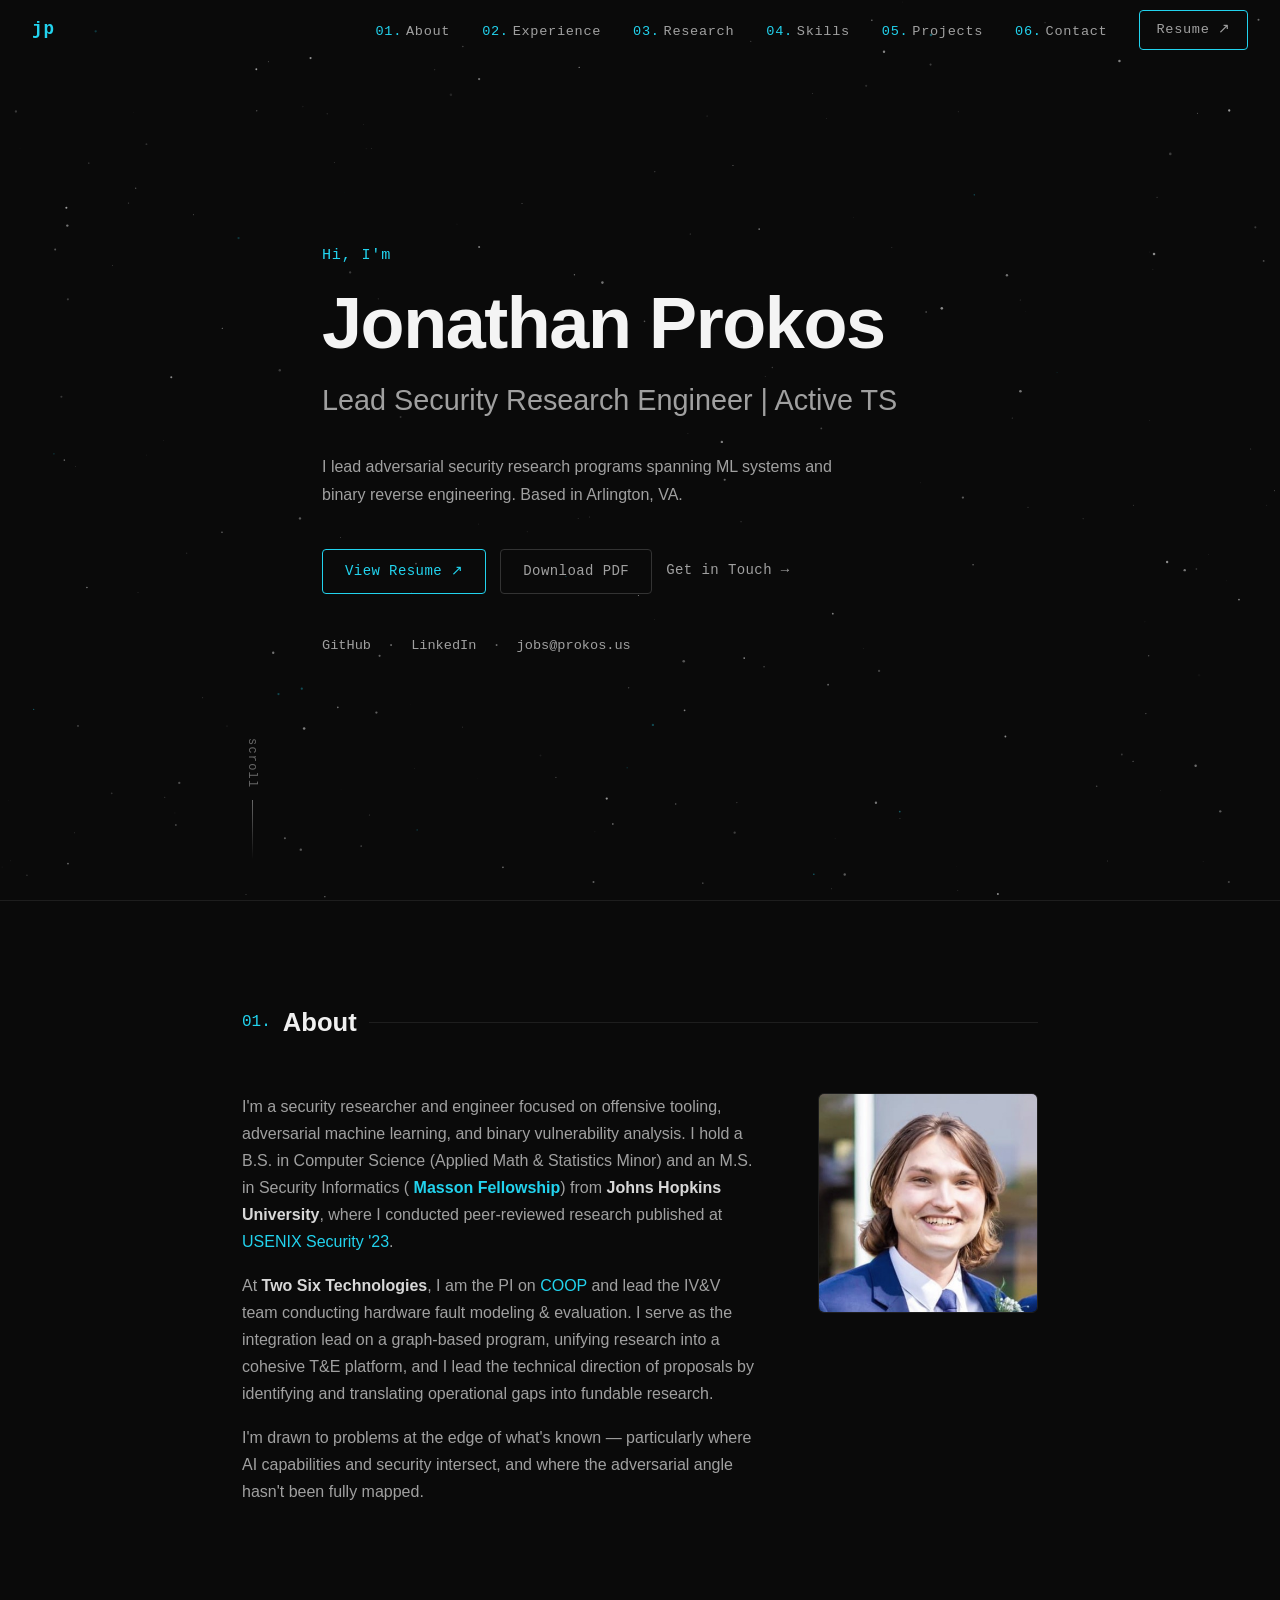
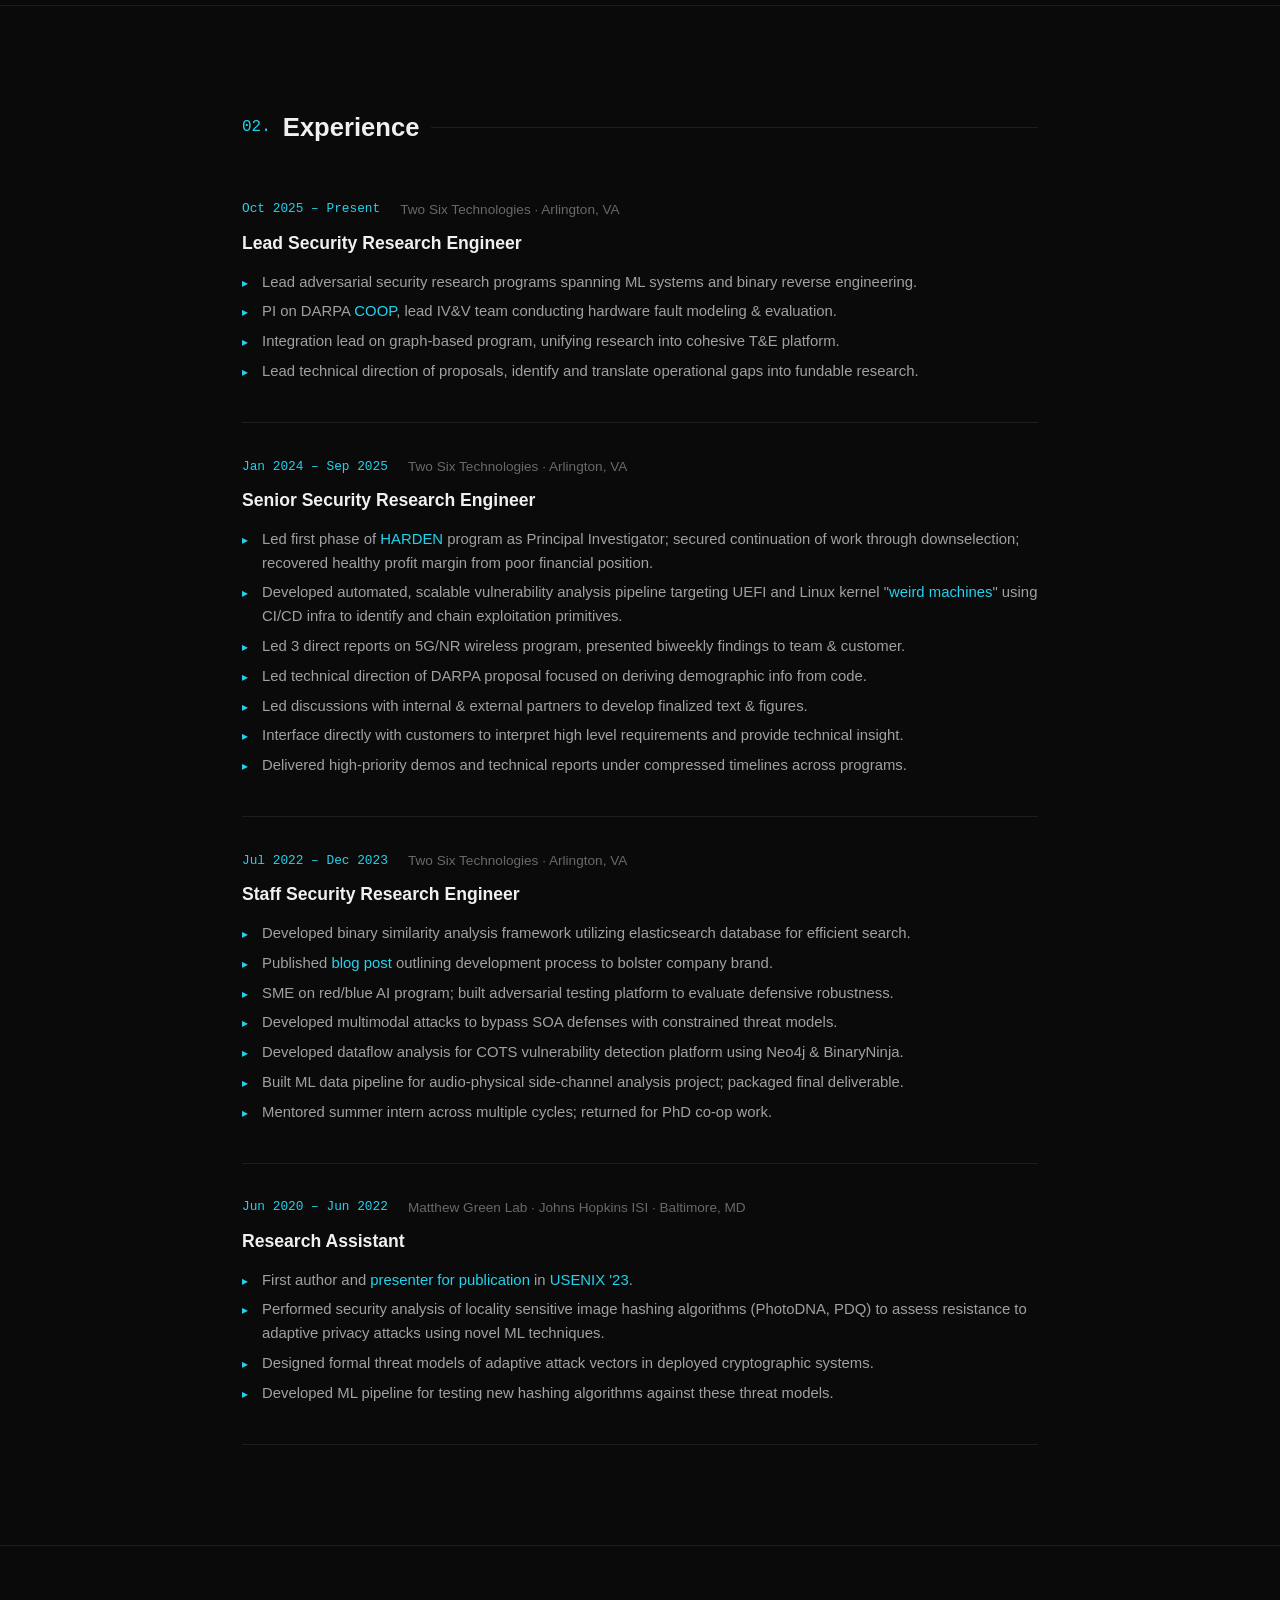
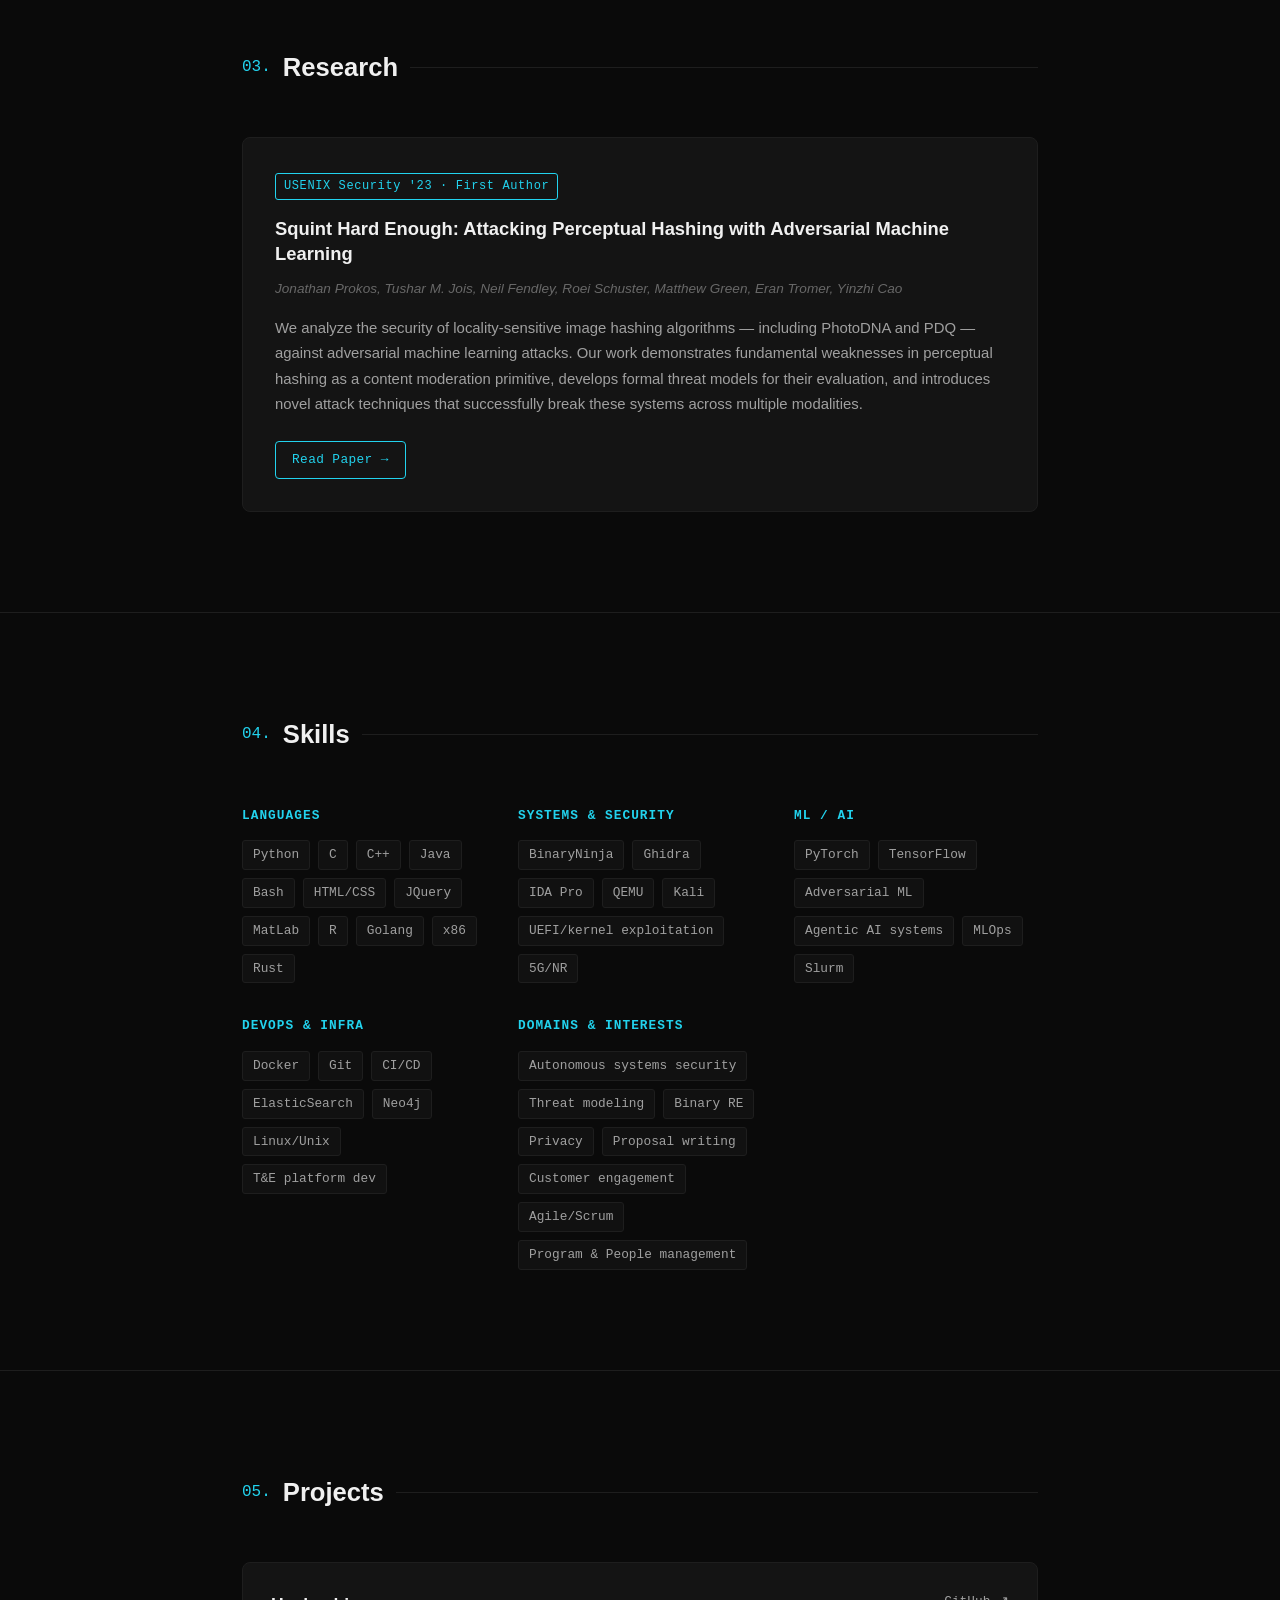
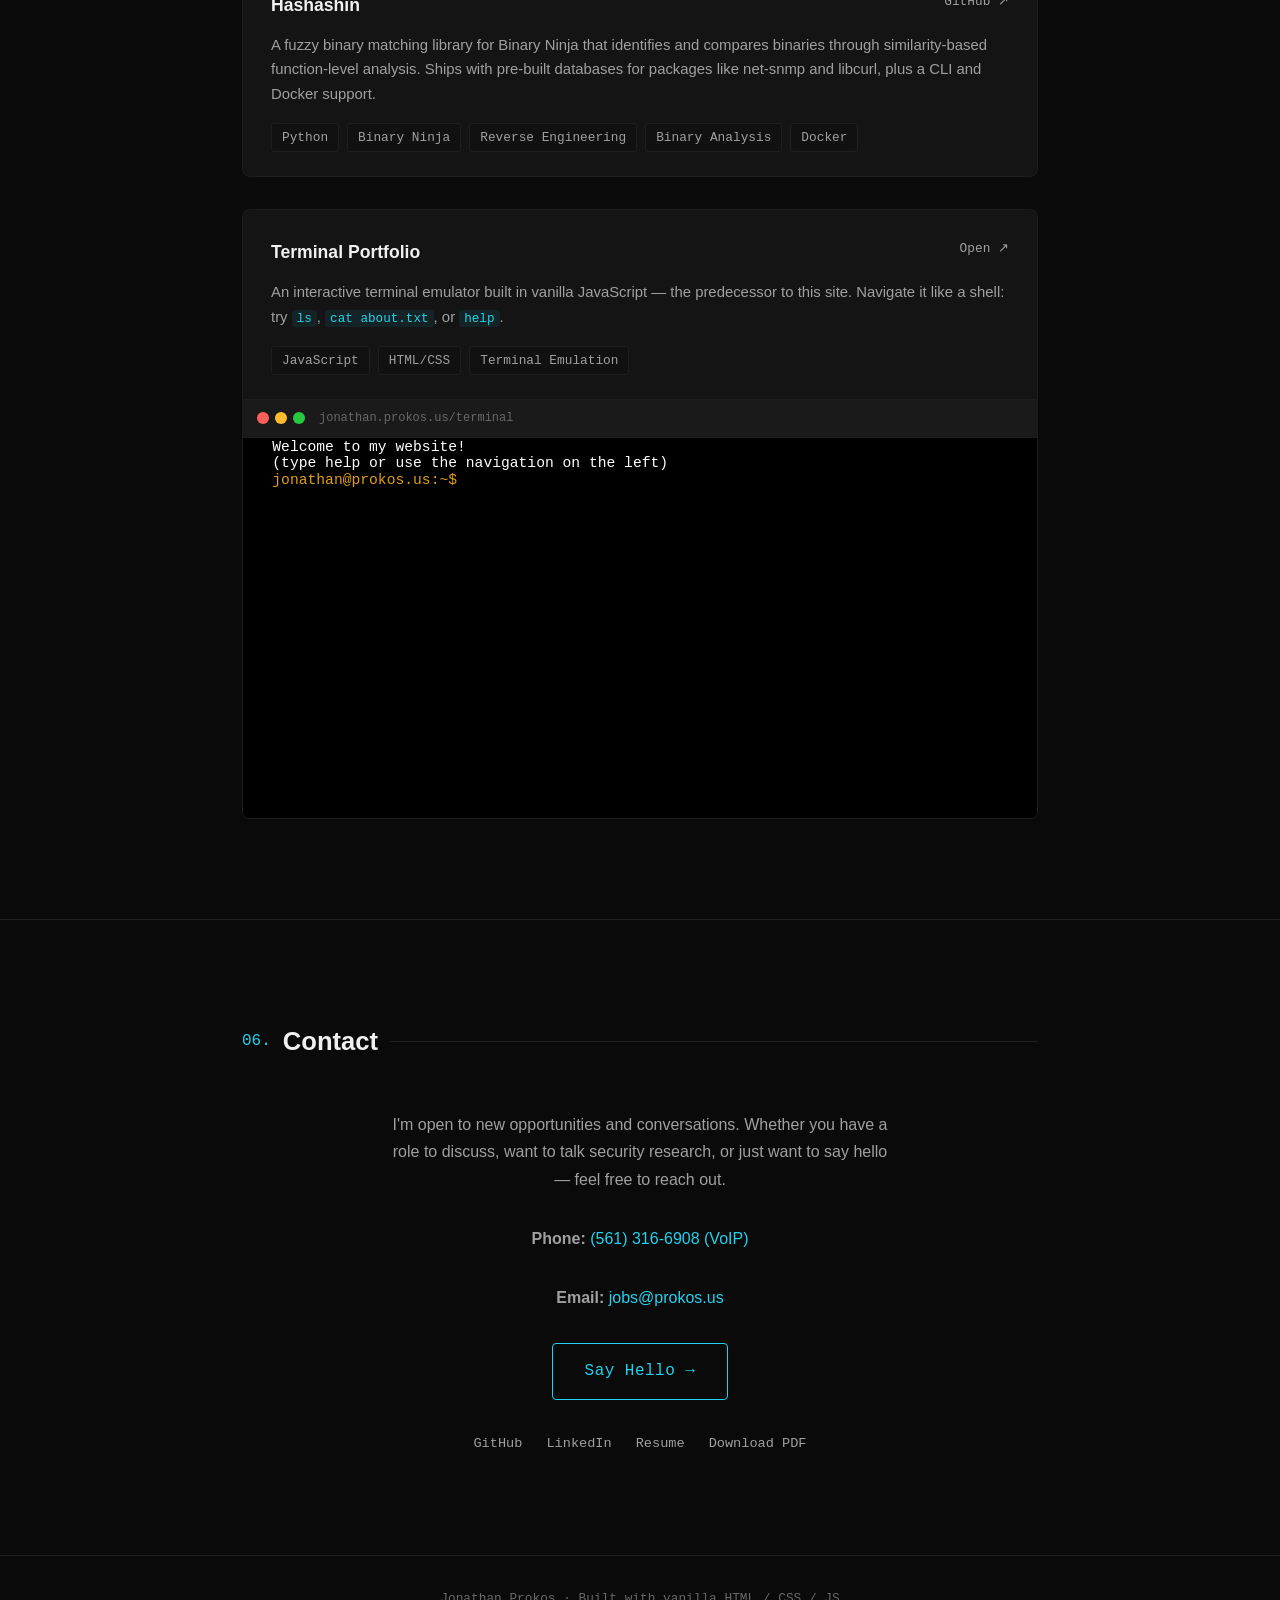
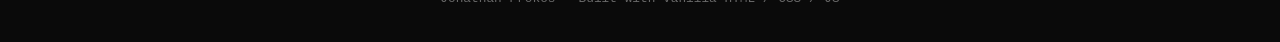
<file: index.html>
<!DOCTYPE html>
<html lang="en">

<head>
    <meta charset="UTF-8" />
    <meta http-equiv="X-UA-Compatible" content="IE=edge" />
    <meta name="viewport" content="width=device-width, initial-scale=1.0" />
    <title>Jonathan Prokos</title>
    <meta name="description" content="Lead Security Research Engineer — adversarial AI, binary analysis, DARPA research programs." />
    <link rel="icon" href="./img/favicon.png" type="image/x-icon" />
    <link rel="stylesheet" href="./css/site.css" />
    <style>
        /* Responsive fix for the Hero section overlap */
        #hero {
            padding: 0 2rem;
            display: flex;
            align-items: center;
        }
        .hero-content {
            width: 100%;
            max-width: 1000px;
        }
        @media (min-width: 1024px) {
            .hero-content {
                padding-left: 80px; /* Offset to clear the scroll indicator on desktop */
            }
        }
        @media (max-width: 600px) {
            .hero-scroll {
                display: none; /* Hide scroll indicator on very small screens to prevent overlap */
            }
        }
    </style>
</head>

<body>

    <canvas id="starfield" aria-hidden="true"></canvas>

    <nav id="navbar">
        <div class="nav-brand">jp</div>
        <button class="nav-toggle" id="navToggle" aria-label="Toggle menu">&#9776;</button>
        <ul class="nav-links" id="navLinks">
            <li><a href="#about"><span class="nav-num">01.</span>About</a></li>
            <li><a href="#experience"><span class="nav-num">02.</span>Experience</a></li>
            <li><a href="#research"><span class="nav-num">03.</span>Research</a></li>
            <li><a href="#skills"><span class="nav-num">04.</span>Skills</a></li>
            <li><a href="#projects"><span class="nav-num">05.</span>Projects</a></li>
            <li><a href="#contact"><span class="nav-num">06.</span>Contact</a></li>
            <li><a href="https://resume.prokos.us" target="_blank" class="btn btn-primary btn-sm">Resume ↗</a></li>
        </ul>
    </nav>

    <section id="hero">
        <div class="hero-content">
            <p class="hero-greeting">Hi, I'm</p>
            <h1 class="hero-name">Jonathan Prokos</h1>
            <h2 class="hero-title">Lead Security Research Engineer | Active TS</h2>
            <p class="hero-bio">
                I lead adversarial security research programs spanning ML systems and binary reverse engineering. Based in Arlington, VA.
            </p>
            <div class="hero-cta">
                <a href="https://resume.prokos.us" target="_blank" class="btn btn-primary">View Resume ↗</a>
                <a href="./ProkosResume.pdf" download class="btn btn-secondary">Download PDF</a>
                <a href="#contact" class="btn btn-ghost">Get in Touch →</a>
            </div>
            <div class="hero-links">
                <a href="https://github.com/jprokos1" target="_blank">GitHub</a>
                <span>·</span>
                <a href="https://www.linkedin.com/in/jonathan-p-546765b3/" target="_blank">LinkedIn</a>
                <span>·</span>
                <a href="mailto:jobs@prokos.us">jobs@prokos.us</a>
            </div>
        </div>
        <div class="hero-scroll">
            <span>scroll</span>
            <div class="scroll-line"></div>
        </div>
    </section>

    <section id="about">
        <div class="container">
            <h2 class="section-title"><span class="accent">01.</span> About</h2>
            <div class="about-grid">
                <div class="about-text">
                    <p>
                        I'm a security researcher and engineer focused on offensive tooling, adversarial machine
                        learning, and binary vulnerability analysis. I hold a B.S. in Computer Science (Applied Math & Statistics Minor) and an
                        M.S. in Security Informatics (
                        <strong><a href="https://www.cs.jhu.edu/news/two-cybersecurity-students-named-2021-gerald-m-masson-fellows/" target="_blank">Masson Fellowship</a></strong>) from
                        <strong>Johns Hopkins University</strong>, where I conducted peer-reviewed research
                        published at <a href="https://www.usenix.org/conference/usenixsecurity23/presentation/prokos" target="_blank">USENIX Security '23</a>.
                    </p>
                    <p>
                        At <strong>Two Six Technologies</strong>, I am the PI on <a href="https://www.darpa.mil/research/programs/coop-continuous-correctness" target="_blank">COOP</a> and lead the IV&V team conducting hardware fault modeling & evaluation. I serve as the integration lead on a graph-based program, unifying research into a cohesive T&E platform, and I lead the technical direction of proposals by identifying and translating operational gaps into fundable research.
                    </p>
                    <p>
                        I'm drawn to problems at the edge of what's known — particularly where AI capabilities
                        and security intersect, and where the adversarial angle hasn't been fully mapped.
                    </p>
                </div>
                <div class="about-img">
                    <img src="./img/profile.jpg" alt="Jonathan Prokos" />
                </div>
            </div>
        </div>
    </section>

    <section id="experience">
        <div class="container">
            <h2 class="section-title"><span class="accent">02.</span> Experience</h2>
            <div class="timeline">

                <div class="timeline-item">
                    <div class="timeline-meta">
                        <span class="timeline-date">Oct 2025 – Present</span>
                        <span class="timeline-company">Two Six Technologies &middot; Arlington, VA</span>
                    </div>
                    <h3 class="timeline-role">Lead Security Research Engineer</h3>
                    <ul class="timeline-bullets">
                        <li>Lead adversarial security research programs spanning ML systems and binary reverse engineering.</li>
                        <li>PI on DARPA <a href="https://www.darpa.mil/research/programs/coop-continuous-correctness" target="_blank">COOP</a>, lead IV&V team conducting hardware fault modeling & evaluation.</li>
                        <li>Integration lead on graph-based program, unifying research into cohesive T&E platform.</li>
                        <li>Lead technical direction of proposals, identify and translate operational gaps into fundable research.</li>
                    </ul>
                </div>

                <div class="timeline-item">
                    <div class="timeline-meta">
                        <span class="timeline-date">Jan 2024 – Sep 2025</span>
                        <span class="timeline-company">Two Six Technologies &middot; Arlington, VA</span>
                    </div>
                    <h3 class="timeline-role">Senior Security Research Engineer</h3>
                    <ul class="timeline-bullets">
                        <li>Led first phase of <a href="https://www.darpa.mil/research/programs/hardening-development-toolchains-against-emergent-execution-engines" target="_blank">HARDEN</a> program as Principal Investigator; secured continuation of work through downselection; recovered healthy profit margin from poor financial position.</li>
                        <li>Developed automated, scalable vulnerability analysis pipeline targeting UEFI and Linux kernel "<a href="https://langsec.org/papers/Bratus.pdf" target="_blank">weird machines</a>" using CI/CD infra to identify and chain exploitation primitives.</li>
                        <li>Led 3 direct reports on 5G/NR wireless program, presented biweekly findings to team & customer.</li>
                        <li>Led technical direction of DARPA proposal focused on deriving demographic info from code.</li>
                        <li>Led discussions with internal & external partners to develop finalized text & figures.</li>
                        <li>Interface directly with customers to interpret high level requirements and provide technical insight.</li>
                        <li>Delivered high-priority demos and technical reports under compressed timelines across programs.</li>
                    </ul>
                </div>

                <div class="timeline-item">
                    <div class="timeline-meta">
                        <span class="timeline-date">Jul 2022 – Dec 2023</span>
                        <span class="timeline-company">Two Six Technologies &middot; Arlington, VA</span>
                    </div>
                    <h3 class="timeline-role">Staff Security Research Engineer</h3>
                    <ul class="timeline-bullets">
                        <li>Developed binary similarity analysis framework utilizing elasticsearch database for efficient search.</li>
                        <li>Published <a href="https://twosixtech.com/blog/hashashin-update/" target="_blank">blog post</a> outlining development process to bolster company brand.</li>
                        <li>SME on red/blue AI program; built adversarial testing platform to evaluate defensive robustness.</li>
                        <li>Developed multimodal attacks to bypass SOA defenses with constrained threat models.</li>
                        <li>Developed dataflow analysis for COTS vulnerability detection platform using Neo4j & BinaryNinja.</li>
                        <li>Built ML data pipeline for audio-physical side-channel analysis project; packaged final deliverable.</li>
                        <li>Mentored summer intern across multiple cycles; returned for PhD co-op work.</li>
                    </ul>
                </div>

                <div class="timeline-item">
                    <div class="timeline-meta">
                        <span class="timeline-date">Jun 2020 – Jun 2022</span>
                        <span class="timeline-company">Matthew Green Lab &middot; Johns Hopkins ISI &middot; Baltimore, MD</span>
                    </div>
                    <h3 class="timeline-role">Research Assistant</h3>
                    <ul class="timeline-bullets">
                        <li>First author and <a href="https://youtu.be/v1xeIHyTg-c?si=Yo-_Xtzx30SiJJt8" target="_blank">presenter for publication</a> in <a href="https://www.usenix.org/conference/usenixsecurity23/presentation/prokos" target="_blank">USENIX '23</a>.</li>
                        <li>Performed security analysis of locality sensitive image hashing algorithms (PhotoDNA, PDQ) to assess resistance to adaptive privacy attacks using novel ML techniques.</li>
                        <li>Designed formal threat models of adaptive attack vectors in deployed cryptographic systems.</li>
                        <li>Developed ML pipeline for testing new hashing algorithms against these threat models.</li>
                    </ul>
                </div>

            </div>
        </div>
    </section>

    <section id="research">
        <div class="container">
            <h2 class="section-title"><span class="accent">03.</span> Research</h2>
            <div class="research-card">
                <div class="research-badge"><a href="https://www.usenix.org/conference/usenixsecurity23/presentation/prokos" target="_blank">USENIX Security '23</a> &middot; First Author</div>
                <h3 class="research-title">Squint Hard Enough: Attacking Perceptual Hashing with Adversarial Machine Learning</h3>
                <p class="research-authors">Jonathan Prokos, Tushar M. Jois, Neil Fendley, Roei Schuster, Matthew Green, Eran Tromer, Yinzhi Cao</p>
                <p class="research-abstract">
                    We analyze the security of locality-sensitive image hashing algorithms — including PhotoDNA and PDQ — against
                    adversarial machine learning attacks. Our work demonstrates fundamental weaknesses in perceptual hashing
                    as a content moderation primitive, develops formal threat models for their evaluation, and introduces novel
                    attack techniques that successfully break these systems across multiple modalities.
                </p>
                <div class="research-links">
                    <a href="https://www.usenix.org/conference/usenixsecurity23/presentation/prokos" target="_blank" class="btn btn-primary btn-sm">Read Paper →</a>
                </div>
            </div>
        </div>
    </section>

    <section id="skills">
        <div class="container">
            <h2 class="section-title"><span class="accent">04.</span> Skills</h2>
            <div class="skills-grid">
                <div class="skill-group">
                    <h4>Languages</h4>
                    <div class="tags">
                        <span>Python</span><span>C</span><span>C++</span><span>Java</span><span>Bash</span>
                        <span>HTML/CSS</span><span>JQuery</span><span>MatLab</span><span>R</span><span>Golang</span>
                        <span>x86</span><span>Rust</span>
                    </div>
                </div>
                <div class="skill-group">
                    <h4>Systems & Security</h4>
                    <div class="tags">
                        <span>BinaryNinja</span><span>Ghidra</span><span>IDA Pro</span><span>QEMU</span>
                        <span>Kali</span><span>UEFI/kernel exploitation</span><span>5G/NR</span>
                    </div>
                </div>
                <div class="skill-group">
                    <h4>ML / AI</h4>
                    <div class="tags">
                        <span>PyTorch</span><span>TensorFlow</span><span>Adversarial ML</span>
                        <span>Agentic AI systems</span><span>MLOps</span><span>Slurm</span>
                    </div>
                </div>
                <div class="skill-group">
                    <h4>DevOps & Infra</h4>
                    <div class="tags">
                        <span>Docker</span><span>Git</span><span>CI/CD</span><span>ElasticSearch</span>
                        <span>Neo4j</span><span>Linux/Unix</span><span>T&E platform dev</span>
                    </div>
                </div>
                <div class="skill-group">
                    <h4>Domains & Interests</h4>
                    <div class="tags">
                        <span>Autonomous systems security</span><span>Threat modeling</span><span>Binary RE</span>
                        <span>Privacy</span><span>Proposal writing</span><span>Customer engagement</span>
                        <span>Agile/Scrum</span><span>Program & People management</span>
                    </div>
                </div>
            </div>
        </div>
    </section>

    <section id="projects">
        <div class="container">
            <h2 class="section-title"><span class="accent">05.</span> Projects</h2>
            <div class="projects-grid">

                <div class="project-card">
                    <div class="project-header">
                        <div class="project-title-row">
                            <h3>Hashashin</h3>
                            <div class="project-links">
                                <a href="https://github.com/jprokos26/hashashin" target="_blank">GitHub ↗</a>
                            </div>
                        </div>
                        <p class="project-desc">
                            A fuzzy binary matching library for Binary Ninja that identifies and compares binaries
                            through similarity-based function-level analysis. Ships with pre-built databases for packages like
                            net-snmp and libcurl, plus a CLI and Docker support.
                        </p>
                        <div class="tags">
                            <span>Python</span><span>Binary Ninja</span><span>Reverse Engineering</span>
                            <span>Binary Analysis</span><span>Docker</span>
                        </div>
                    </div>
                </div>

                <div class="project-card">
                    <div class="project-header">
                        <div class="project-title-row">
                            <h3>Terminal Portfolio</h3>
                            <div class="project-links">
                                <a href="./terminal/" target="_blank">Open ↗</a>
                            </div>
                        </div>
                        <p class="project-desc">
                            An interactive terminal emulator built in vanilla JavaScript — the predecessor to this site.
                            Navigate it like a shell: try <code>ls</code>, <code>cat about.txt</code>, or <code>help</code>.
                        </p>
                        <div class="tags">
                            <span>JavaScript</span><span>HTML/CSS</span><span>Terminal Emulation</span>
                        </div>
                    </div>
                    <div class="terminal-embed">
                        <div class="terminal-chrome">
                            <span class="dot red"></span>
                            <span class="dot yellow"></span>
                            <span class="dot green"></span>
                            <span class="terminal-url">jonathan.prokos.us/terminal</span>
                        </div>
                        <iframe
                            src="./terminal/"
                            title="Terminal Portfolio"
                            frameborder="0"
                            scrolling="no">
                        </iframe>
                    </div>
                </div>

            </div>
        </div>
    </section>

    <section id="contact">
        <div class="container">
            <h2 class="section-title"><span class="accent">06.</span> Contact</h2>
            <div class="contact-content">
                <p>
                    I'm open to new opportunities and conversations. Whether you have a role to discuss,
                    want to talk security research, or just want to say hello — feel free to reach out.
                </p>
                <div class="contact-info" style="margin-bottom: 2rem;">
                    <p><strong>Phone:</strong> <a href="tel:+15613166908">(561) 316-6908 (VoIP)</a></p>
                    <p><strong>Email:</strong> <a href="mailto:jobs@prokos.us">jobs@prokos.us</a></p>
                </div>
                <a href="mailto:jobs@prokos.us" class="btn btn-primary btn-lg">Say Hello →</a>
                <div class="contact-links">
                    <a href="https://github.com/jprokos1" target="_blank">GitHub</a>
                    <a href="https://www.linkedin.com/in/jonathan-p-546765b3/" target="_blank">LinkedIn</a>
                    <a href="https://resume.prokos.us" target="_blank">Resume</a>
                    <a href="./ProkosResume.pdf" download>Download PDF</a>
                </div>
            </div>
        </div>
    </section>

    <footer>
        <p>Jonathan Prokos &middot; Built with vanilla HTML / CSS / JS</p>
    </footer>

    <script>
        // Starfield script
        (function () {
            const canvas = document.getElementById('starfield');
            const ctx = canvas.getContext('2d');
            let stars = [];

            function resize() {
                canvas.width = window.innerWidth;
                canvas.height = window.innerHeight;
            }

            function initStars() {
                stars = [];
                const count = Math.floor((canvas.width * canvas.height) / 5500);
                for (let i = 0; i < count; i++) {
                    stars.push({
                        x: Math.random() * canvas.width,
                        y: Math.random() * canvas.height,
                        r: Math.random() * 1.1 + 0.2,
                        baseOpacity: Math.random() * 0.45 + 0.1,
                        speed: Math.random() * 0.4 + 0.15,
                        offset: Math.random() * Math.PI * 2,
                        color: Math.random() < 0.07 ? '#22d3ee' : '#ffffff'
                    });
                }
            }

            let t = 0;
            function draw() {
                ctx.clearRect(0, 0, canvas.width, canvas.height);
                t += 0.008;
                for (const s of stars) {
                    const opacity = s.baseOpacity + Math.sin(t * s.speed + s.offset) * 0.1;
                    ctx.globalAlpha = Math.max(0, Math.min(1, opacity));
                    ctx.fillStyle = s.color;
                    ctx.beginPath();
                    ctx.arc(s.x, s.y, s.r, 0, Math.PI * 2);
                    ctx.fill();
                }
                ctx.globalAlpha = 1;
                requestAnimationFrame(draw);
            }

            window.addEventListener('resize', () => { resize(); initStars(); });
            resize();
            initStars();
            draw();
        })();

        // Navbar shadow on scroll
        const navbar = document.getElementById('navbar');
        window.addEventListener('scroll', () => {
            navbar.classList.toggle('scrolled', window.scrollY > 20);
        });

        // Mobile nav toggle
        document.getElementById('navToggle').addEventListener('click', () => {
            document.getElementById('navLinks').classList.toggle('open');
        });

        // Close mobile nav on link click
        document.querySelectorAll('.nav-links a').forEach(link => {
            link.addEventListener('click', () => {
                document.getElementById('navLinks').classList.remove('open');
            });
        });

        // Smooth scroll for anchor links
        document.querySelectorAll('a[href^="#"]').forEach(anchor => {
            anchor.addEventListener('click', function (e) {
                const target = document.querySelector(this.getAttribute('href'));
                if (target) {
                    e.preventDefault();
                    target.scrollIntoView({ behavior: 'smooth' });
                }
            });
        });

        // Fade-in on scroll
        const observer = new IntersectionObserver(entries => {
            entries.forEach(entry => {
                if (entry.isIntersecting) {
                    entry.target.classList.add('visible');
                    observer.unobserve(entry.target);
                }
            });
        }, { threshold: 0.08 });

        document.querySelectorAll('.timeline-item, .research-card, .skill-group, .project-card').forEach(el => {
            observer.observe(el);
        });
    </script>

</body>
</html>
</file>
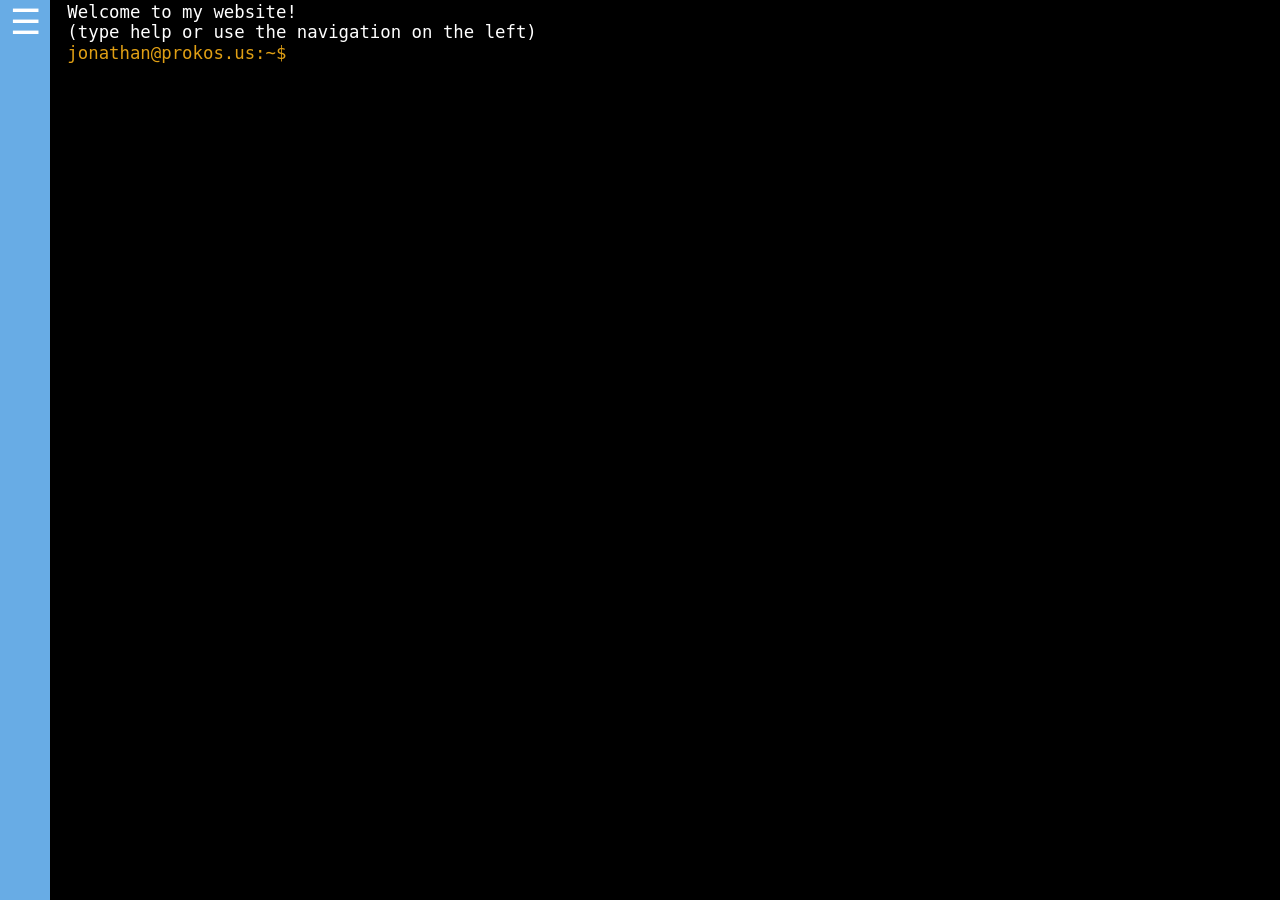
<file: terminal/index.html>
<!DOCTYPE html>
<html lang="en">

<head>
    <meta charset="utf-8" />
    <meta name="viewport" content="width=device-width, initial-scale=1.0">
    <title>Terminal — Jonathan Prokos</title>
    <link rel="icon" href="../img/favicon.png" type="image/x-icon" />
    <link href="../css/main.css" rel="stylesheet" type="text/css" />
    <script src="../js/polyfills.js"></script>
    <script src="../js/main.js"></script>
    <style>
        html.in-iframe body {
            overflow: hidden;
        }
        html.in-iframe #sidenav {
            display: none;
        }
        html.in-iframe #container {
            margin-left: 1em;
            margin-right: 1em;
        }
    </style>
    <script>
        if (window.self !== window.top) {
            document.documentElement.classList.add('in-iframe');
        }
    </script>
</head>

<body>
    <div id="sidenav">
        <button id="sidenavBtn">&#9776;</button>
        <img id="profilePic" src="../img/profile.jpg" height="auto" width="100%">
    </div>
    <div id="container">
        <div id="output"></div>
        <div id="input-line" class="input-line">
            <div id="prompt" class="prompt-color"></div>&nbsp;
            <div>
                <input type="text" id="cmdline" autocomplete="off" autocorrect="off"
                    autocapitalize="off" spellcheck="false" />
            </div>
        </div>
    </div>
</body>

</html>
</file>
<file: css/site.css>
/* =====================
   Reset & Variables
   ===================== */
*, *::before, *::after {
    box-sizing: border-box;
    margin: 0;
    padding: 0;
}

:root {
    --bg:           #0a0a0a;
    --bg-surface:   #111111;
    --bg-card:      #141414;
    --border:       #1e1e1e;
    --border-hover: #333333;
    --text:         #d8d8d8;
    --text-muted:   #a0a0a0;
    --text-dim:     #686868;
    --accent:       #22d3ee;
    --accent-dim:   rgba(34, 211, 238, 0.08);
    --font-sans:    -apple-system, BlinkMacSystemFont, 'Segoe UI', Helvetica, Arial, sans-serif;
    --font-mono:    'Courier New', Courier, monospace;
    --max-width:    860px;
    --nav-height:   60px;
    --section-gap:  100px;
}

html {
    scroll-behavior: smooth;
}

body {
    background-color: var(--bg);
    color: var(--text);
    font-family: var(--font-sans);
    font-size: 16px;
    line-height: 1.7;
    -webkit-font-smoothing: antialiased;
    -moz-osx-font-smoothing: grayscale;
}

#starfield {
    position: fixed;
    top: 0;
    left: 0;
    width: 100%;
    height: 100%;
    z-index: 0;
    pointer-events: none;
}

#navbar, section, footer {
    position: relative;
    z-index: 1;
}

a {
    color: var(--accent);
    text-decoration: none;
    transition: opacity 0.2s;
}
a:hover { opacity: 0.75; }

::selection {
    background: rgba(34, 211, 238, 0.25);
}

/* =====================
   Layout
   ===================== */
.container {
    max-width: var(--max-width);
    margin: 0 auto;
    padding: 0 32px;
}

section {
    padding: var(--section-gap) 0;
}

/* =====================
   Typography
   ===================== */
.section-title {
    font-size: 1.6rem;
    font-weight: 600;
    color: #f0f0f0;
    margin-bottom: 48px;
    display: flex;
    align-items: center;
    gap: 12px;
    white-space: nowrap;
}
.section-title::after {
    content: '';
    display: block;
    height: 1px;
    background: var(--border);
    flex: 1;
    min-width: 40px;
}
.accent {
    color: var(--accent);
    font-family: var(--font-mono);
    font-size: 1rem;
    font-weight: 400;
}

/* =====================
   Navbar
   ===================== */
#navbar {
    position: fixed;
    top: 0;
    left: 0;
    right: 0;
    height: var(--nav-height);
    display: flex;
    align-items: center;
    justify-content: space-between;
    padding: 0 32px;
    z-index: 100;
    transition: background 0.3s, border-bottom 0.3s;
}
#navbar.scrolled {
    background: rgba(10, 10, 10, 0.92);
    backdrop-filter: blur(12px);
    border-bottom: 1px solid var(--border);
}

.nav-brand {
    font-family: var(--font-mono);
    font-size: 1.1rem;
    color: var(--accent);
    font-weight: 700;
    letter-spacing: 0.05em;
}

.nav-links {
    list-style: none;
    display: flex;
    gap: 32px;
    align-items: center;
}
.nav-links a {
    font-size: 0.85rem;
    color: var(--text-muted);
    letter-spacing: 0.05em;
    font-family: var(--font-mono);
    transition: color 0.2s;
}
.nav-links a:hover {
    color: var(--accent);
    opacity: 1;
}
.nav-links .nav-num {
    color: var(--accent);
    margin-right: 4px;
}

.nav-toggle {
    display: none;
    background: none;
    border: none;
    color: var(--text);
    font-size: 1.4rem;
    cursor: pointer;
    padding: 4px;
}

/* =====================
   Hero
   ===================== */
#hero {
    min-height: 100vh;
    display: flex;
    flex-direction: column;
    justify-content: center;
    padding: calc(var(--nav-height) + 40px) 32px 60px;
    max-width: var(--max-width);
    margin: 0 auto;
    position: relative;
}

.hero-greeting {
    font-family: var(--font-mono);
    color: var(--accent);
    font-size: 0.95rem;
    margin-bottom: 16px;
    letter-spacing: 0.05em;
}

.hero-name {
    font-size: clamp(2.4rem, 7vw, 4.5rem);
    font-weight: 700;
    color: #f4f4f4;
    line-height: 1.1;
    margin-bottom: 12px;
    letter-spacing: -0.02em;
}

.hero-title {
    font-size: clamp(1.1rem, 3vw, 1.8rem);
    font-weight: 400;
    color: var(--text-muted);
    margin-bottom: 28px;
}

.hero-bio {
    max-width: 520px;
    color: var(--text-muted);
    font-size: 1rem;
    margin-bottom: 40px;
    line-height: 1.75;
}

.hero-cta {
    display: flex;
    gap: 14px;
    flex-wrap: wrap;
    margin-bottom: 40px;
}

.hero-links {
    display: flex;
    gap: 16px;
    align-items: center;
    font-family: var(--font-mono);
    font-size: 0.85rem;
}
.hero-links span {
    color: var(--text-dim);
}
.hero-links a {
    color: var(--text-muted);
    transition: color 0.2s;
}
.hero-links a:hover {
    color: var(--accent);
    opacity: 1;
}

.hero-scroll {
    position: absolute;
    bottom: 40px;
    left: 32px;
    display: flex;
    align-items: center;
    gap: 12px;
    color: var(--text-dim);
    font-family: var(--font-mono);
    font-size: 0.75rem;
    letter-spacing: 0.1em;
    writing-mode: vertical-lr;
}
.scroll-line {
    width: 1px;
    height: 60px;
    background: linear-gradient(to bottom, var(--text-dim), transparent);
}

/* =====================
   Buttons
   ===================== */
.btn {
    display: inline-block;
    padding: 10px 22px;
    border-radius: 4px;
    font-size: 0.875rem;
    font-family: var(--font-mono);
    font-weight: 500;
    letter-spacing: 0.03em;
    transition: all 0.2s;
    cursor: pointer;
    text-decoration: none;
}

.btn-primary {
    background: transparent;
    color: var(--accent);
    border: 1px solid var(--accent);
}
.btn-primary:hover {
    background: var(--accent-dim);
    opacity: 1;
}

.btn-secondary {
    background: transparent;
    color: var(--text-muted);
    border: 1px solid var(--border-hover);
}
.btn-secondary:hover {
    border-color: var(--text-muted);
    color: var(--text);
    opacity: 1;
}

.btn-ghost {
    color: var(--text-muted);
    border: none;
    padding-left: 0;
}
.btn-ghost:hover {
    color: var(--text);
    opacity: 1;
}

.btn-sm {
    padding: 7px 16px;
    font-size: 0.8rem;
}

.btn-lg {
    padding: 14px 32px;
    font-size: 1rem;
}

/* =====================
   About
   ===================== */
#about {
    border-top: 1px solid var(--border);
}

.about-grid {
    display: grid;
    grid-template-columns: 1fr 220px;
    gap: 60px;
    align-items: start;
}

.about-text p {
    color: var(--text-muted);
    margin-bottom: 16px;
    font-size: 1rem;
}
.about-text p:last-child { margin-bottom: 0; }
.about-text strong { color: var(--text); }

.about-img {
    position: relative;
}
.about-img img {
    width: 100%;
    border-radius: 6px;
    filter: grayscale(20%);
    border: 1px solid var(--border);
    display: block;
    transition: filter 0.3s;
}
.about-img:hover img {
    filter: grayscale(0%);
}

/* =====================
   Experience / Timeline
   ===================== */
#experience {
    border-top: 1px solid var(--border);
}

.timeline {
    display: flex;
    flex-direction: column;
    gap: 0;
}

.timeline-item {
    padding: 32px 0;
    border-bottom: 1px solid var(--border);
    opacity: 0;
    transform: translateY(20px);
    transition: opacity 0.5s ease, transform 0.5s ease;
}
.timeline-item.visible {
    opacity: 1;
    transform: translateY(0);
}
.timeline-item:first-child {
    padding-top: 0;
}

.timeline-meta {
    display: flex;
    gap: 20px;
    margin-bottom: 8px;
    flex-wrap: wrap;
    align-items: center;
}

.timeline-date {
    font-family: var(--font-mono);
    font-size: 0.8rem;
    color: var(--accent);
    white-space: nowrap;
}

.timeline-company {
    font-size: 0.85rem;
    color: var(--text-dim);
}

.timeline-role {
    font-size: 1.1rem;
    font-weight: 600;
    color: #f0f0f0;
    margin-bottom: 12px;
}

.timeline-bullets {
    list-style: none;
    padding: 0;
}
.timeline-bullets li {
    color: var(--text-muted);
    font-size: 0.93rem;
    padding-left: 20px;
    position: relative;
    margin-bottom: 6px;
    line-height: 1.6;
}
.timeline-bullets li::before {
    content: '▸';
    position: absolute;
    left: 0;
    color: var(--accent);
    font-size: 0.75rem;
    top: 3px;
}

.inline-link {
    color: var(--accent);
    text-decoration: underline;
    text-underline-offset: 3px;
}

/* =====================
   Research
   ===================== */
#research {
    border-top: 1px solid var(--border);
}

.research-card {
    background: var(--bg-card);
    border: 1px solid var(--border);
    border-radius: 8px;
    padding: 32px;
    transition: border-color 0.2s;
    opacity: 0;
    transform: translateY(20px);
    transition: opacity 0.5s ease, transform 0.5s ease, border-color 0.2s;
}
.research-card.visible {
    opacity: 1;
    transform: translateY(0);
}
.research-card:hover {
    border-color: var(--border-hover);
}

.research-badge {
    display: inline-block;
    font-family: var(--font-mono);
    font-size: 0.75rem;
    color: var(--accent);
    border: 1px solid var(--accent);
    border-radius: 3px;
    padding: 2px 8px;
    margin-bottom: 16px;
    letter-spacing: 0.05em;
}

.research-title {
    font-size: 1.15rem;
    font-weight: 600;
    color: #f0f0f0;
    margin-bottom: 10px;
    line-height: 1.4;
}

.research-authors {
    font-size: 0.85rem;
    color: var(--text-dim);
    margin-bottom: 16px;
    font-style: italic;
}

.research-abstract {
    color: var(--text-muted);
    font-size: 0.93rem;
    line-height: 1.7;
    margin-bottom: 24px;
}

.research-links {
    display: flex;
    gap: 12px;
}

/* =====================
   Skills
   ===================== */
#skills {
    border-top: 1px solid var(--border);
}

.skills-grid {
    display: grid;
    grid-template-columns: repeat(auto-fill, minmax(240px, 1fr));
    gap: 32px;
}

.skill-group {
    opacity: 0;
    transform: translateY(16px);
    transition: opacity 0.4s ease, transform 0.4s ease;
}
.skill-group.visible {
    opacity: 1;
    transform: translateY(0);
}

.skill-group h4 {
    font-family: var(--font-mono);
    font-size: 0.8rem;
    color: var(--accent);
    letter-spacing: 0.08em;
    text-transform: uppercase;
    margin-bottom: 14px;
}

.tags {
    display: flex;
    flex-wrap: wrap;
    gap: 8px;
}

.tags span {
    font-size: 0.8rem;
    color: var(--text-muted);
    background: var(--bg-surface);
    border: 1px solid var(--border);
    border-radius: 3px;
    padding: 3px 10px;
    font-family: var(--font-mono);
    transition: border-color 0.2s, color 0.2s;
}
.tags span:hover {
    border-color: var(--accent);
    color: var(--text);
}

/* =====================
   Projects
   ===================== */
#projects {
    border-top: 1px solid var(--border);
}

.projects-grid {
    display: flex;
    flex-direction: column;
    gap: 32px;
}

.project-card {
    background: var(--bg-card);
    border: 1px solid var(--border);
    border-radius: 8px;
    overflow: hidden;
    opacity: 0;
    transform: translateY(20px);
    transition: opacity 0.5s ease, transform 0.5s ease, border-color 0.2s;
}
.project-card.visible {
    opacity: 1;
    transform: translateY(0);
}
.project-card:hover {
    border-color: var(--border-hover);
}

.project-header {
    padding: 28px 28px 24px;
}

.project-title-row {
    display: flex;
    justify-content: space-between;
    align-items: flex-start;
    margin-bottom: 12px;
    gap: 16px;
}
.project-title-row h3 {
    font-size: 1.1rem;
    font-weight: 600;
    color: #f0f0f0;
}
.project-links {
    display: flex;
    gap: 16px;
    flex-shrink: 0;
}
.project-links a {
    font-family: var(--font-mono);
    font-size: 0.8rem;
    color: var(--text-muted);
    transition: color 0.2s;
}
.project-links a:hover {
    color: var(--accent);
    opacity: 1;
}

.project-desc {
    color: var(--text-muted);
    font-size: 0.93rem;
    margin-bottom: 16px;
    line-height: 1.65;
}
.project-desc code {
    font-family: var(--font-mono);
    font-size: 0.85em;
    color: var(--accent);
    background: var(--accent-dim);
    padding: 1px 5px;
    border-radius: 3px;
}

/* Terminal embed */
.terminal-embed {
    border-top: 1px solid var(--border);
    background: #000;
}

.terminal-chrome {
    display: flex;
    align-items: center;
    gap: 6px;
    padding: 8px 14px;
    background: #1a1a1a;
    border-bottom: 1px solid var(--border);
}

.dot {
    width: 12px;
    height: 12px;
    border-radius: 50%;
    display: inline-block;
}
.dot.red    { background: #ff5f57; }
.dot.yellow { background: #febc2e; }
.dot.green  { background: #28c840; }

.terminal-url {
    font-family: var(--font-mono);
    font-size: 0.75rem;
    color: var(--text-dim);
    margin-left: 8px;
}

.terminal-embed iframe {
    width: 100%;
    height: 380px;
    border: none;
    display: block;
    background: #000;
}

/* =====================
   Contact
   ===================== */
#contact {
    border-top: 1px solid var(--border);
    text-align: center;
}

.contact-content {
    max-width: 500px;
    margin: 0 auto;
}
.contact-content p {
    color: var(--text-muted);
    margin-bottom: 32px;
    font-size: 1rem;
}
.contact-links {
    display: flex;
    justify-content: center;
    gap: 24px;
    margin-top: 32px;
    flex-wrap: wrap;
}
.contact-links a {
    font-family: var(--font-mono);
    font-size: 0.85rem;
    color: var(--text-muted);
    transition: color 0.2s;
}
.contact-links a:hover {
    color: var(--accent);
    opacity: 1;
}

/* =====================
   Footer
   ===================== */
footer {
    border-top: 1px solid var(--border);
    padding: 32px;
    text-align: center;
    font-family: var(--font-mono);
    font-size: 0.8rem;
    color: var(--text-dim);
}

/* =====================
   Responsive
   ===================== */
@media (max-width: 720px) {
    :root {
        --section-gap: 64px;
    }

    .container {
        padding: 0 20px;
    }

    #hero {
        padding-left: 20px;
        padding-right: 20px;
    }

    .nav-links {
        display: none;
        position: fixed;
        top: var(--nav-height);
        left: 0;
        right: 0;
        background: rgba(10,10,10,0.97);
        flex-direction: column;
        gap: 0;
        border-bottom: 1px solid var(--border);
        padding: 12px 0;
    }
    .nav-links.open {
        display: flex;
    }
    .nav-links li {
        width: 100%;
    }
    .nav-links a {
        display: block;
        padding: 12px 32px;
    }
    .nav-toggle {
        display: block;
    }

    .about-grid {
        grid-template-columns: 1fr;
    }
    .about-img {
        max-width: 180px;
        order: -1;
    }

    .hero-scroll {
        display: none;
    }

    .hero-cta {
        gap: 10px;
    }

    .terminal-embed iframe {
        height: 300px;
    }

    .skills-grid {
        grid-template-columns: 1fr 1fr;
        gap: 24px;
    }
}

@media (max-width: 480px) {
    .skills-grid {
        grid-template-columns: 1fr;
    }

    .hero-cta .btn-ghost {
        display: none;
    }
}
</file>
<file: css/main.css>
::selection {
    background: #f7d07e;
}
html, body {
    width: 100%;
    height: 100%;
    margin: 0;
}
body {
    font-size: 13pt;
    font-family: monospace;
    color: white;
    background-color: black;
}
#container {
    padding: .1em 1.5em 1em 1em;
    margin-left: 50px;
    margin-right: 135px;
}
#cmdline {
    outline: none;
    background-color: transparent;
    margin: 0;
    width: 100%;
    font: inherit;
    border: none;
    color: inherit;
}
#output {
    clear: both;
    width: 100%;
}
#prompt {
    white-space: nowrap;
    display: -webkit-box;
    -webkit-box-pack: center;
    -webkit-box-orient: vertical;
    display: -moz-box;
    -moz-box-pack: center;
    -moz-box-orient: vertical;
    display: box;
    box-pack: center;
    box-orient: vertical;
    -webkit-user-select: none;
    -moz-user-select: none;
    user-select: none;
}
.prompt-color {
    color: #e09f14;
}
.input-line {
    display: -webkit-box;
    -webkit-box-orient: horizontal;
    -webkit-box-align: stretch;
    display: -moz-box;
    -moz-box-orient: horizontal;
    -moz-box-align: stretch;
    display: box;
    box-orient: horizontal;
    box-align: stretch;
    clear: both;
}
.input-line > div:nth-child(2) {
    -webkit-box-flex: 1;
    -moz-box-flex: 1;
    box-flex: 1;
}

/* SIDE NAV */

#sidenavBtn {
    position: absolute !important;
    padding: 2px !important; 
    top: 0 !important;
    right: 7px !important;
    font-size: 35px !important;
}

#sidenav {
    height: 100%;
    width: 50px;
    position: fixed;
    z-index: 9;
    top: 0;
    left: 0;
    background-color: #68ace5;
    opacity: 1;
    overflow-x: hidden;
    transition: 0.3s;
    padding-top: 60px;
}
#sidenav img {
    display: block;
    position: absolute;
    left: 50%;
    transform: translateX(-50%);
    bottom: 100px;
    transition: 0.3s;
    opacity: 0;
}

#sidenav img:focus {
    outline: none;
}

#sidenav button {
    padding: 8px 8px 8px 32px;
    cursor: pointer;
    text-decoration: none;
    font-size: 15pt;
    color: white;
    display: block;
    transition: 0.3s;
    background:none !important;
    border:none;
}
#sidenav button:hover {
    color: #442e00;
}

@media screen and (max-height: 450px) {
    body {
        font-size: 11pt;
    }
    #sidenav {
       padding-top: 15px;
   }
    #sidenav a {
       font-size: 13px;
   }
}

@media screen and (max-width: 900px) {
    #githubImg img {
        transform: translateX(900px);
    }

    #container {
        margin-right: 0;
    }
}
</file>
